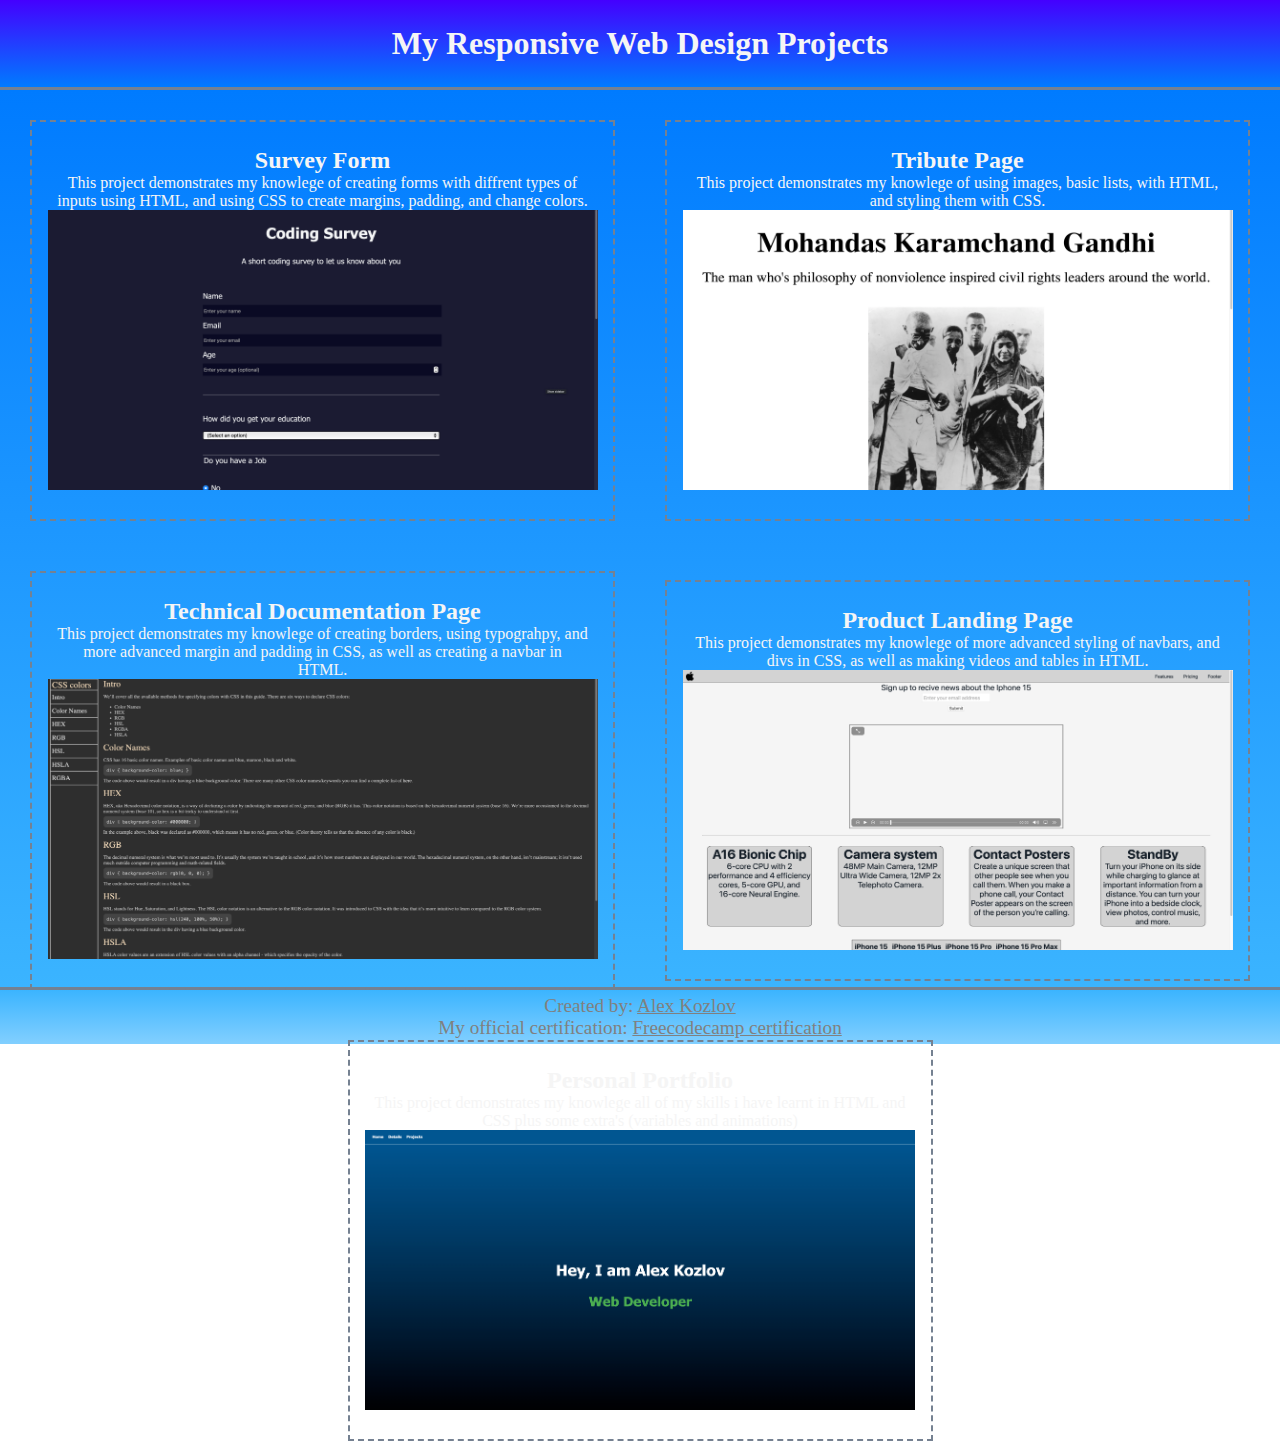
<file: index.html>
<!DOCTYPE html>
<html lang="en">
  <head>
    <meta charset="UTF-8" />
    <meta name="viewport" content="width=device-width, initial-scale=1.0" />
    <title>Document</title>
    <link rel="stylesheet" href="styles.css" />
  </head>
  <body>
    <header>
      <h1>My Responsive Web Design Projects</h1>
    </header>
    <main>
      <section>
        <h2>Survey Form</h2>
        <p>
          This project demonstrates my knowlege of creating forms with diffrent
          types of inputs using HTML, and using CSS to create margins, padding,
          and change colors.
        </p>
        <a href="./survey-form/index.html"
          ><img src="./images/survey-form.png"
        /></a>
      </section>
      <section>
        <h2>Tribute Page</h2>
        <p>
          This project demonstrates my knowlege of using images, basic lists,
          with HTML, and styling them with CSS.
        </p>
        <a href="./tribute-page/index.html"
          ><img src="./images/tribute-page.png"
        /></a>
      </section>
      <section>
        <h2>Technical Documentation Page</h2>
        <p>
          This project demonstrates my knowlege of creating borders, using
          typograhpy, and more advanced margin and padding in CSS, as well as
          creating a navbar in HTML.
        </p>
        <a href="./technical-documentation-page/index.html"
          ><img src="./images/technical-documentation-page.png"
        /></a>
      </section>
      <section>
        <h2>Product Landing Page</h2>
        <p>
          This project demonstrates my knowlege of more advanced styling of
          navbars, and divs in CSS, as well as making videos and tables in HTML.
        </p>
        <a href="./product-landing-page/index.html"
          ><img src="./images/product-landing-page.png"
        /></a>
      </section>
      <section>
        <h2>Personal Portfolio</h2>
        <p>
          This project demonstrates my knowlege all of my skills i have learnt
          in HTML and CSS plus some extra's (variables and animations)
        </p>
        <a href="./portfolio/index.html"
          ><img src="./images/placeholder-portfolio.png"
        /></a>
      </section>
    </main>
    <footer>
      <p>
        Created by:
        <a target="_blank" href="https://www.github.com/alexkozlovm"
          >Alex Kozlov</a
        >
      </p>
      <p>
        My official certification:
        <a
          target="_blank"
          href="https://www.freecodecamp.org/certification/Alexofthek/responsive-web-design"
          >Freecodecamp certification</a
        >
      </p>
    </footer>
  </body>
</html>
</file>
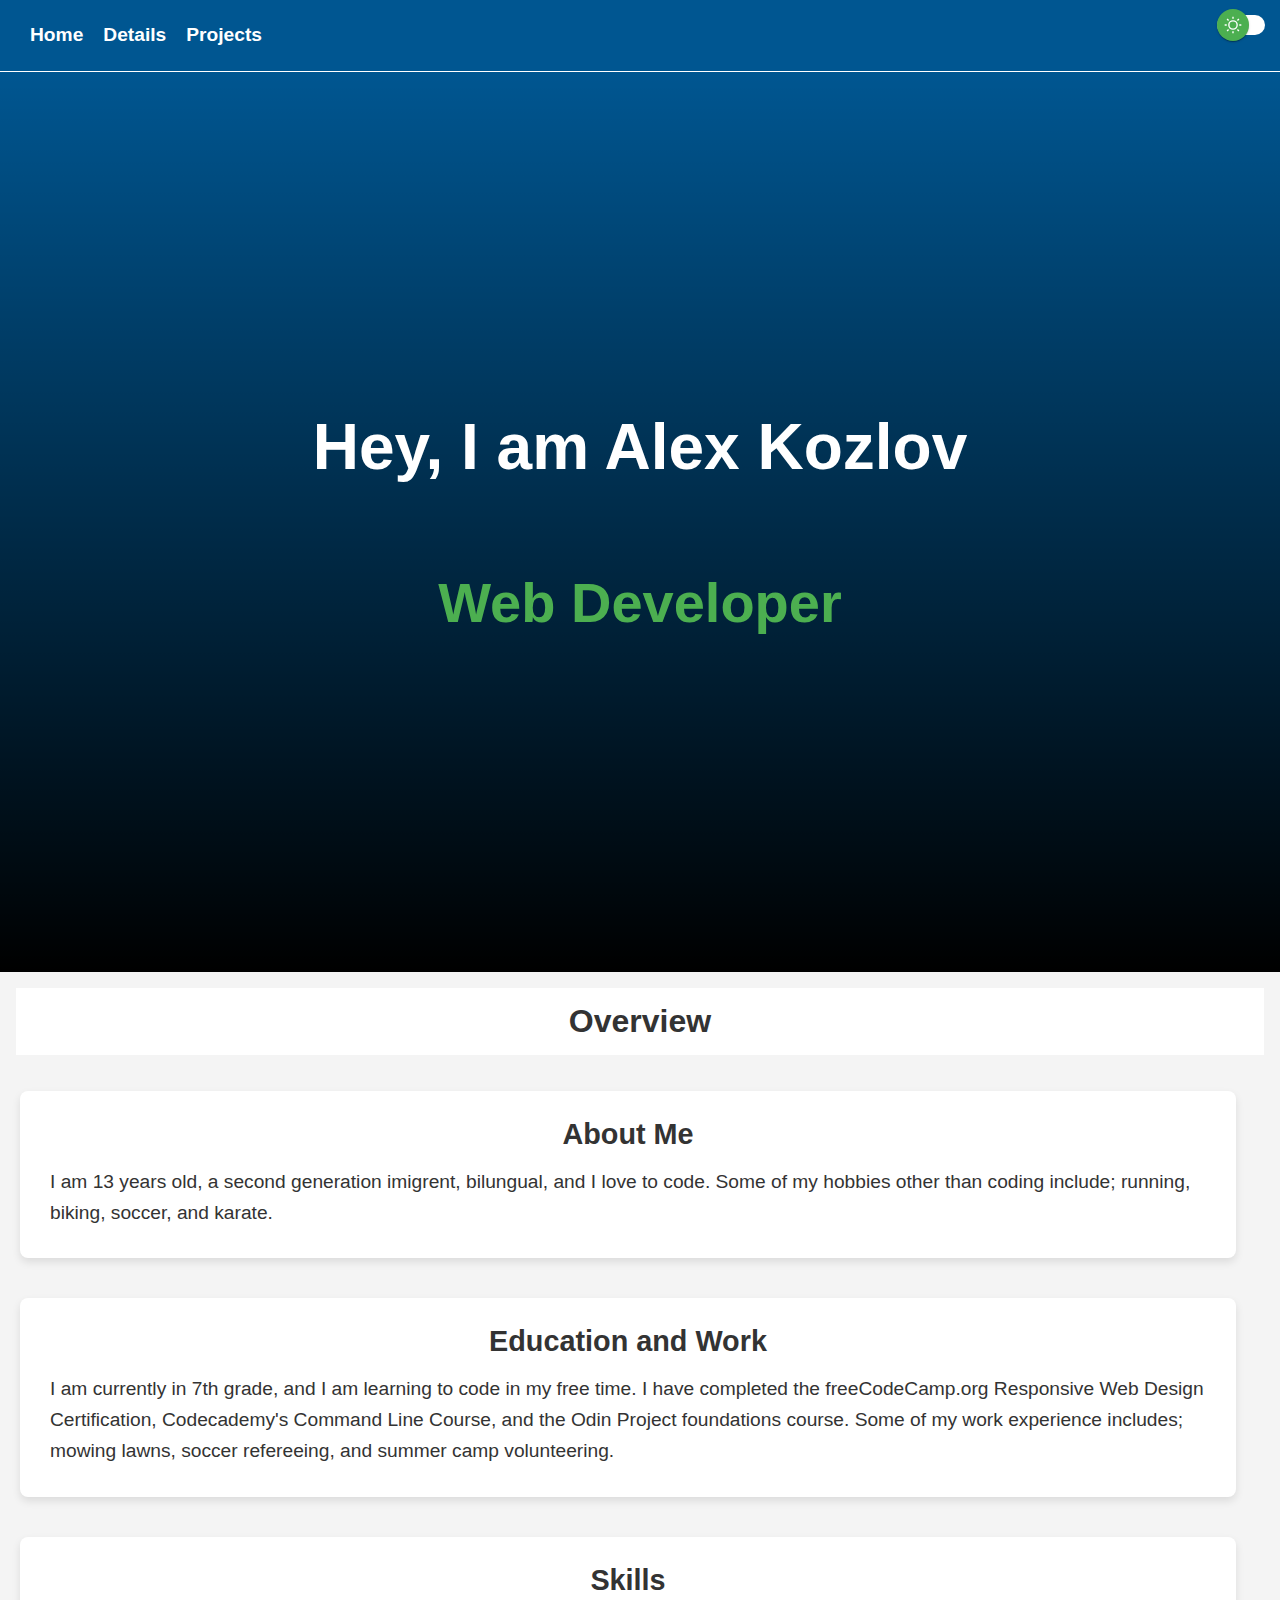
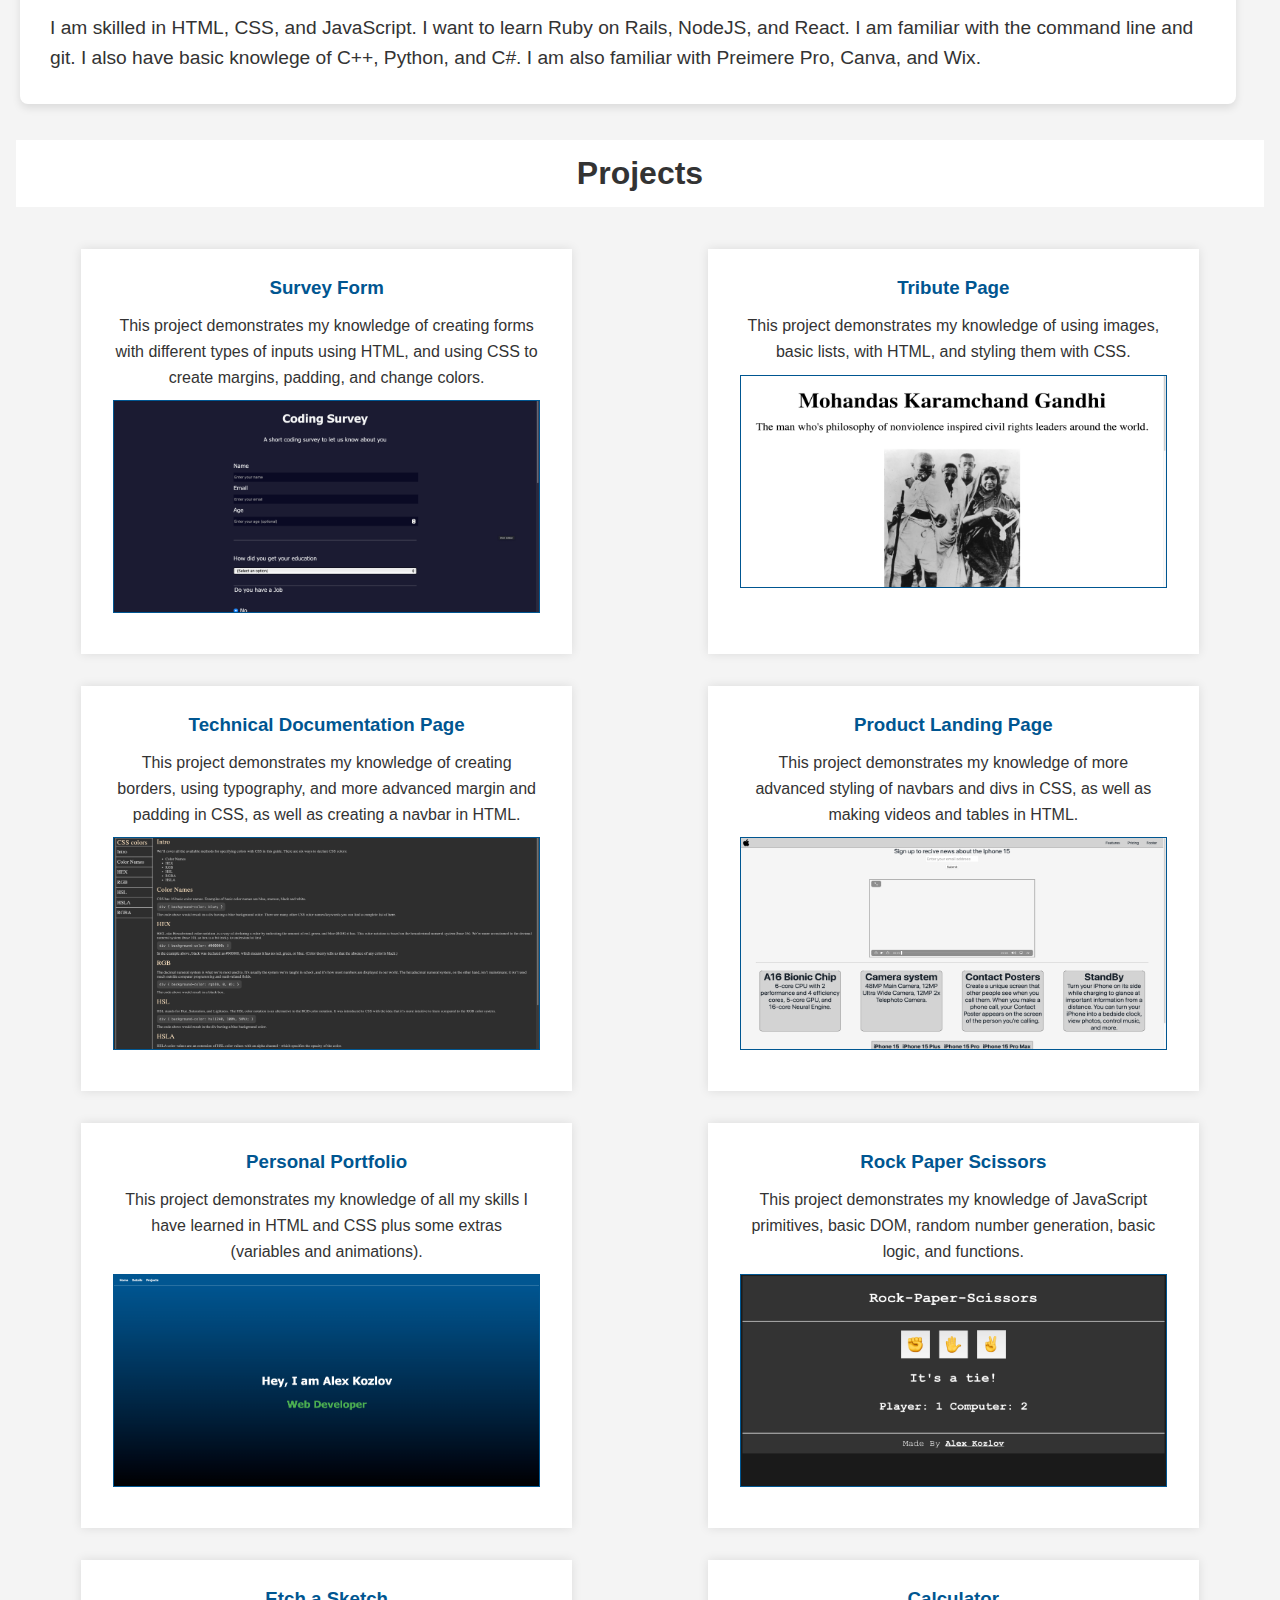
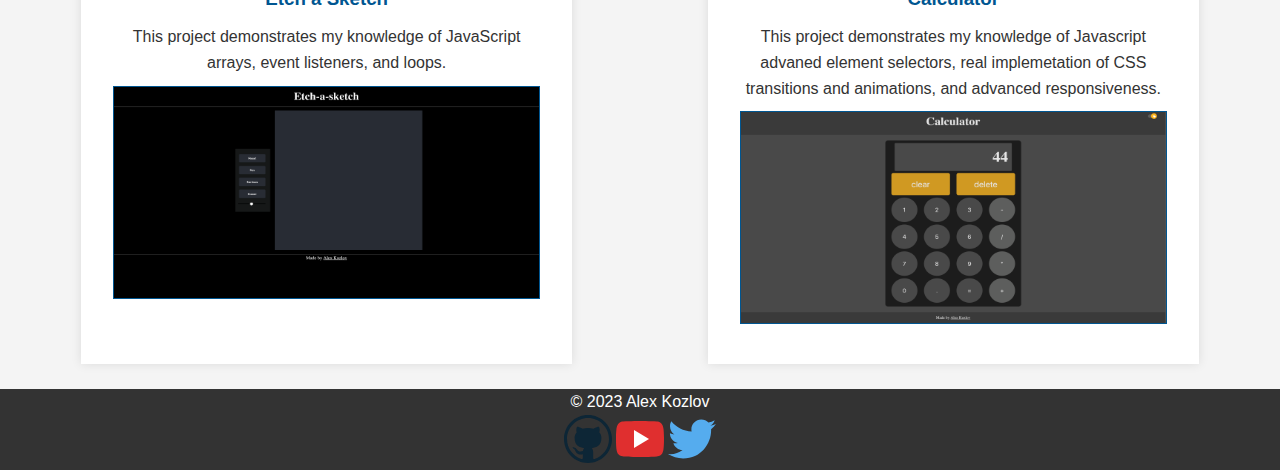
<file: portfolio/index.html>
<!DOCTYPE html>
<html lang="en">
  <head>
    <meta charset="UTF-8" />
    <meta name="viewport" content="width=device-width, initial-scale=1.0" />
    <title>Personal Portofolio | Alex Kozlov</title>
    <link rel="stylesheet" href="./styles.css" />
  </head>
  <body>
    <header>
      <nav>
        <ul class="nav-links">
          <li><a href="#hero" target="_blank">Home</a></li>
          <li><a href="#basic-info" target="_blank">Details</a></li>
          <li><a href="#projects" target="_blank">Projects</a></li>
        </ul>
          <!-- Theme switch UI component -->
      <label class="ui-switch">
        <input type="checkbox">
        <div class="slider">
          <div class="circle"></div>
        </div>
      </label>
      </nav>      
      <section id="hero">
        <h1>Hey, I am Alex Kozlov</h1>
        <h4>Web Developer</h2>
      </section>
    </header>
    <main>
      <h2 style="
      font-size: 2rem;
      padding: 0.5rem;
      margin: 1rem;
      background-color: var(--project-bg-color);
      color: var(text-color);
      width: 100vw;
      text-align: center;
      ">Overview</h2>
      <section class="details" id="basic-info">
        <h2>About Me</h2>
        <p>
          I am 13 years old, a second generation imigrent, bilungual, and I love
          to code. Some of my hobbies other than coding include; running,
          biking, soccer, and karate.
        </p>
      </section>
      <section class="details" id="education-and-work">
        <h2>Education and Work</h2>
        <p>
          I am currently in 7th grade, and I am learning to code in my free
          time. I have completed the freeCodeCamp.org Responsive Web Design
          Certification, Codecademy's Command Line Course, and the Odin Project
          foundations course. Some of my work experience includes; mowing lawns,
          soccer refereeing, and summer camp volunteering.
        </p>
      </section>
      <section class="details" id="skills">
        <h2>Skills</h2>
        <p>
          I am skilled in HTML, CSS, and JavaScript. I want to learn Ruby on
          Rails, NodeJS, and React. I am familiar with the command line and git.
          I also have basic knowlege of C++, Python, and C#. I am also familiar
          with Preimere Pro, Canva, and Wix.
        </p>
      </section>
      <h2 style="
      font-size: 2rem;
      padding: 0.5rem;
      margin: 1rem;
      background-color: var(--project-bg-color);
      color: var(text-color);
      width: 100vw;
      text-align: center;
      ">Projects</h2>
      <section id="projects">
        <div class="project">
          <a href="../survey-form/index.html" target="_blank"><h3>Survey Form</h3></a>
          <p>
            This project demonstrates my knowledge of creating forms with different types of inputs using HTML, and using CSS to create margins, padding, and change colors.
          </p>
          <a href="../survey-form/index.html" target="_blank"><img src="../images/survey-form.png" /></a>
        </div>
        <div class="project">
          <a href="../tribute-page/index.html" target="_blank"><h3>Tribute Page</h3></a>
          <p>
            This project demonstrates my knowledge of using images, basic lists, with HTML, and styling them with CSS.
          </p>
          <a href="../tribute-page/index.html" target="_blank"><img src="../images/tribute-page.png" /></a>
        </div>
        <div class="project">
          <a href="../technical-documentation-page/index.html" target="_blank"><h3>Technical Documentation Page</h3></a>
          <p>
            This project demonstrates my knowledge of creating borders, using typography, and more advanced margin and padding in CSS, as well as creating a navbar in HTML.
          </p>
          <a href="../technical-documentation-page/index.html" target="_blank"><img src="../images/technical-documentation-page.png" /></a>
        </div>
        <div class="project">
          <a href="../product-landing-page/index.html" target="_blank"><h3>Product Landing Page</h3></a>
          <p>
            This project demonstrates my knowledge of more advanced styling of navbars and divs in CSS, as well as making videos and tables in HTML.
          </p>
          <a href="../product-landing-page/index.html" target="_blank"><img src="../images/product-landing-page.png" /></a>
        </div>
        <div class="project">
          <a href="./index.html" target="_blank"><h3>Personal Portfolio</h3></a>
          <p>
            This project demonstrates my knowledge of all my skills I have learned in HTML and CSS plus some extras (variables and animations).
          </p>
          <a href="./index.html" target="_blank"><img src="../images/placeholder-portfolio.png" /></a>
        </div>
        <div class="project">
          <a href="https://alexkozlovm.github.io/Rock-Paper-Scissors/" target="_blank"><h3>Rock Paper Scissors</h3></a>
          <p>
            This project demonstrates my knowledge of JavaScript primitives, basic DOM, random number generation, basic logic, and functions.
          </p>
          <a href="https://alexkozlovm.github.io/Rock-Paper-Scissors/" target="_blank"><img src="./images/rock-paper-scissors.png" /></a>
        </div>
        <div class="project">
          <a href="https://alexkozlovm.github.io/Etch-a-sketch/" target="_blank"><h3>Etch a Sketch</h3></a>
          <p>
            This project demonstrates my knowledge of JavaScript arrays, event listeners, and loops.
          </p>
          <a href="https://alexkozlovm.github.io/Etch-a-sketch/" target="_blank"><img src="./images/etch-a-sketch.png" /></a>
        </div>
        <div class="project">
          <a href="https://alexkozlovm.github.io/calculator/" target="_blank"><h3>Calculator</h3></a>
          <p>
            This project demonstrates my knowledge of Javascript advaned element selectors, real implemetation of CSS transitions and animations, and advanced responsiveness.
          </p>
          <a href="https://alexkozlovm.github.io/calculator/" target="_blank"><img src="../images/calculator.png" /></a>
        </div>
      </section>
    </main>
    <footer>
      <p>© 2023 Alex Kozlov</p>
      <a target="_blank" href="https://github.com/alexkozlovm"><?xml version="1.0" ?><!DOCTYPE svg  PUBLIC '-//W3C//DTD SVG 1.1//EN'  'http://www.w3.org/Graphics/SVG/1.1/DTD/svg11.dtd'><svg enable-background="new 0 0 512 512" height="48px" id="Layer_1" version="1.1" viewBox="0 0 512 512" width="48px" xml:space="preserve" xmlns="http://www.w3.org/2000/svg" xmlns:xlink="http://www.w3.org/1999/xlink"><g><path clip-rule="evenodd" d="M296.133,354.174c49.885-5.891,102.942-24.029,102.942-110.192   c0-24.49-8.624-44.448-22.67-59.869c2.266-5.89,9.515-28.114-2.734-58.947c0,0-18.139-5.898-60.759,22.669   c-18.139-4.983-38.09-8.163-56.682-8.163c-19.053,0-39.011,3.18-56.697,8.163c-43.082-28.567-61.22-22.669-61.22-22.669   c-12.241,30.833-4.983,53.057-2.718,58.947c-14.061,15.42-22.677,35.379-22.677,59.869c0,86.163,53.057,104.301,102.942,110.192   c-6.344,5.452-12.241,15.873-14.507,30.387c-12.702,5.438-45.808,15.873-65.758-18.592c0,0-11.795-21.31-34.012-22.669   c0,0-22.224-0.453-1.813,13.592c0,0,14.96,6.812,24.943,32.653c0,0,13.6,43.089,76.179,29.48v38.543   c0,5.906-4.53,12.702-15.865,10.89C96.139,438.977,32.2,354.626,32.2,255.77c0-123.807,100.216-224.022,224.03-224.022   c123.347,0,224.023,100.216,223.57,224.022c0,98.856-63.946,182.754-152.828,212.688c-11.342,2.266-15.873-4.53-15.873-10.89   V395.45C311.1,374.577,304.288,360.985,296.133,354.174L296.133,354.174z M512,256.23C512,114.73,397.263,0,256.23,0   C114.73,0,0,114.73,0,256.23C0,397.263,114.73,512,256.23,512C397.263,512,512,397.263,512,256.23L512,256.23z" fill="#0D2636" fill-rule="evenodd"/></g></svg></a>
      <a target="_blank" href="https://www.youtube.com/channel/UCLSTupqRkqc-pFuks3utw4g"><?xml version="1.0" ?><!DOCTYPE svg  PUBLIC '-//W3C//DTD SVG 1.0//EN'  'http://www.w3.org/TR/2001/REC-SVG-20010904/DTD/svg10.dtd'><svg enable-background="new 0 0 32 32" height="48px" id="Layer_1" version="1.0" viewBox="0 0 32 32" width="48px" xml:space="preserve" xmlns="http://www.w3.org/2000/svg" xmlns:xlink="http://www.w3.org/1999/xlink"><g><path d="M31.67,9.179c0,0-0.312-2.353-1.271-3.389c-1.217-1.358-2.58-1.366-3.205-1.443C22.717,4,16.002,4,16.002,4   h-0.015c0,0-6.715,0-11.191,0.347C4.171,4.424,2.809,4.432,1.591,5.79C0.633,6.826,0.32,9.179,0.32,9.179S0,11.94,0,14.701v2.588   c0,2.763,0.32,5.523,0.32,5.523s0.312,2.352,1.271,3.386c1.218,1.358,2.815,1.317,3.527,1.459C7.677,27.919,15.995,28,15.995,28   s6.722-0.012,11.199-0.355c0.625-0.08,1.988-0.088,3.205-1.446c0.958-1.034,1.271-3.386,1.271-3.386s0.32-2.761,0.32-5.523v-2.588   C31.99,11.94,31.67,9.179,31.67,9.179z" fill="#E02F2F"/><polygon fill="#FFFFFF" points="12,10 12,22 22,16  "/></g><g/><g/><g/><g/><g/><g/></svg></a>
      <a target="_blank" href="https://twitter.com/Alexofthek_"><?xml version="1.0" ?><!DOCTYPE svg  PUBLIC '-//W3C//DTD SVG 1.0//EN'  'http://www.w3.org/TR/2001/REC-SVG-20010904/DTD/svg10.dtd'><svg enable-background="new 0 0 32 32" height="48px" id="Layer_1" version="1.0" viewBox="0 0 32 32" width="48px" xml:space="preserve" xmlns="http://www.w3.org/2000/svg" xmlns:xlink="http://www.w3.org/1999/xlink"><path d="M31.993,6.077C30.816,6.6,29.552,6.953,28.223,7.11c1.355-0.812,2.396-2.098,2.887-3.63  c-1.269,0.751-2.673,1.299-4.168,1.592C25.744,3.797,24.038,3,22.149,3c-3.625,0-6.562,2.938-6.562,6.563  c0,0.514,0.057,1.016,0.169,1.496C10.301,10.785,5.465,8.172,2.227,4.201c-0.564,0.97-0.888,2.097-0.888,3.3  c0,2.278,1.159,4.286,2.919,5.464c-1.075-0.035-2.087-0.329-2.972-0.821c-0.001,0.027-0.001,0.056-0.001,0.082  c0,3.181,2.262,5.834,5.265,6.437c-0.55,0.149-1.13,0.23-1.729,0.23c-0.424,0-0.834-0.041-1.234-0.117  c0.834,2.606,3.259,4.504,6.13,4.558c-2.245,1.76-5.075,2.811-8.15,2.811c-0.53,0-1.053-0.031-1.566-0.092  C2.905,27.913,6.355,29,10.062,29c12.072,0,18.675-10.001,18.675-18.675c0-0.284-0.008-0.568-0.02-0.85  C30,8.55,31.112,7.395,31.993,6.077z" fill="#55ACEE"/><g/><g/><g/><g/><g/><g/></svg></a>
    </footer>
    <script src="./script.js"></script>
  </body>
</html>
</file>
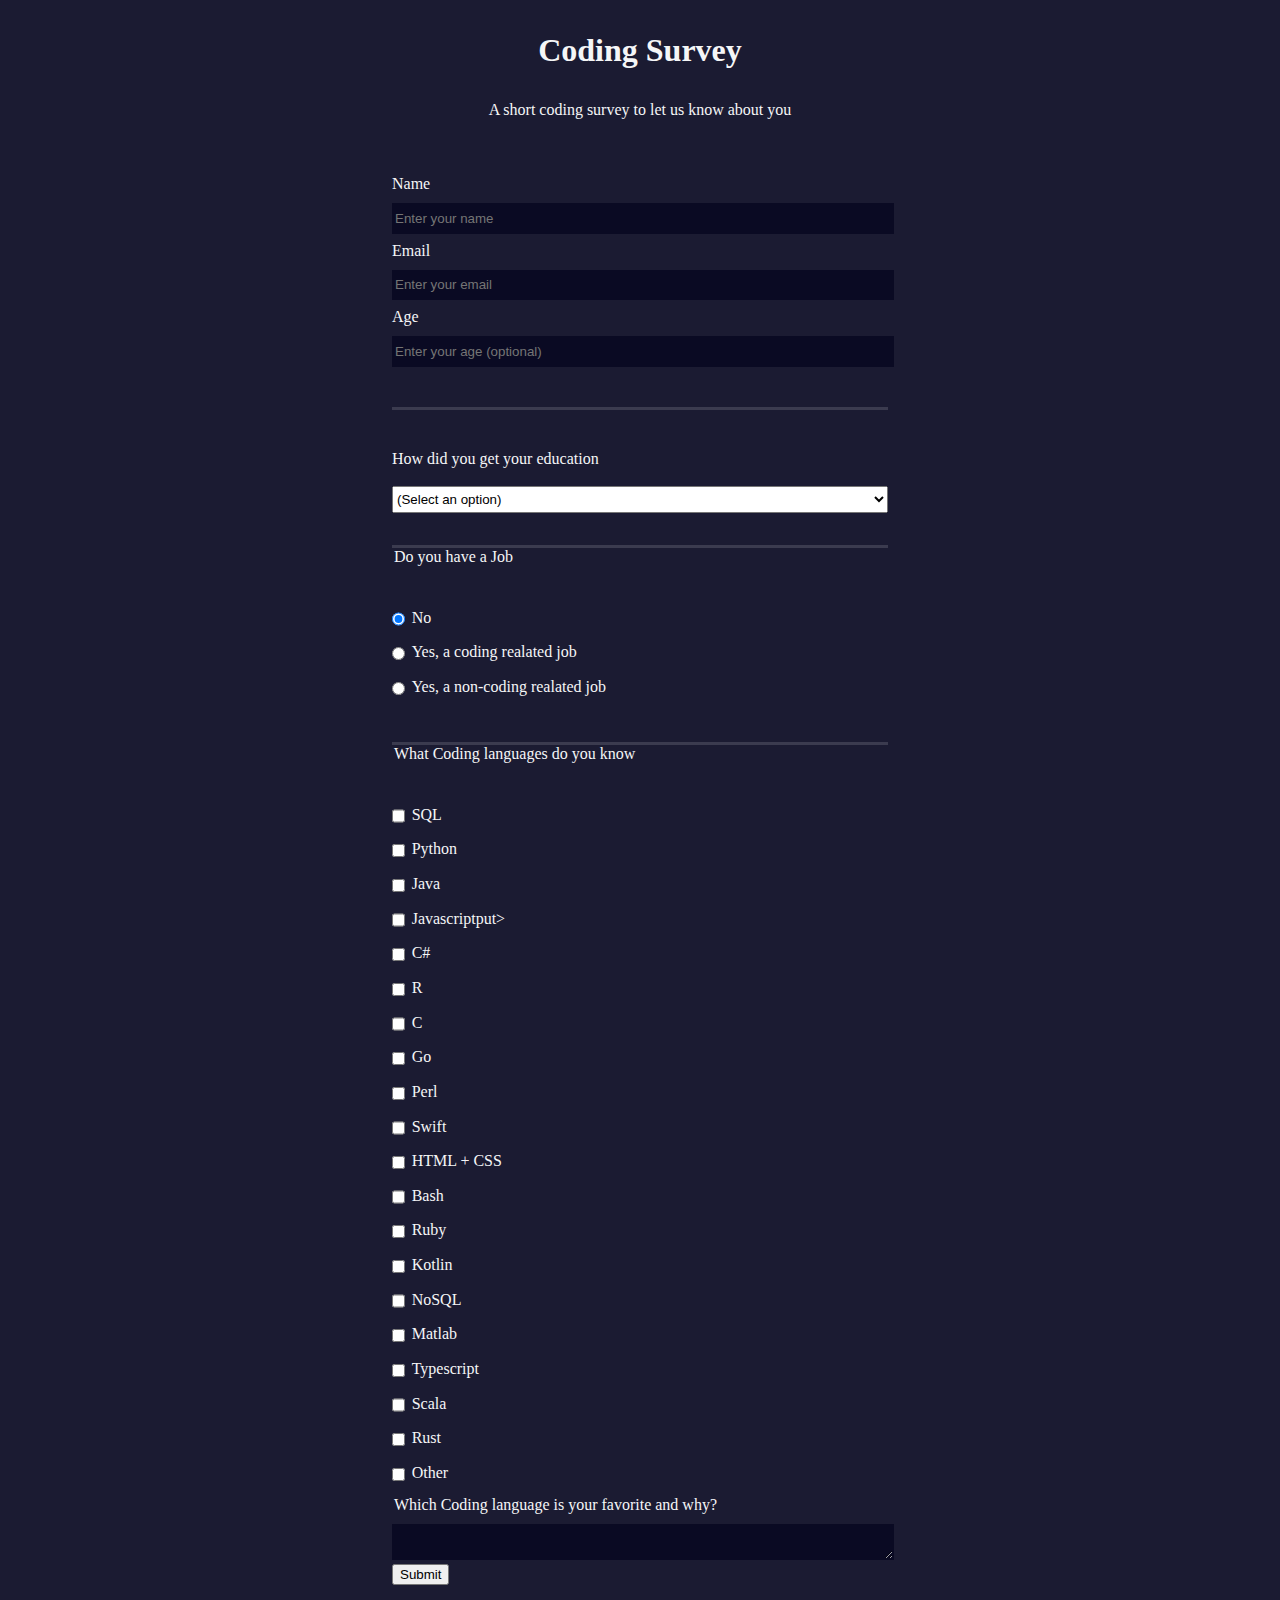
<file: survey-form/index.html>
<!DOCTYPE html>
<html lang="en">
    <head>
      <meta charset="UTF-8">
      <title>Coding Survey</title>
      <link rel="stylesheet" href="styles.css" />
    </head>
    <body>
        <h1 id="title">Coding Survey</h1>
        <p id="description">A short coding survey to let us know about you</p>
        <form id="survey-form">
            <fieldset>
            <label id="name-label">Name <br>
            <input  required placeholder="Enter your name" id="name" type="text"></input></label>
            <label id="email-label">Email<br>
            <input required placeholder="Enter your email" id="email" type="email"></input></label>
            <label id="number-label">Age<br>
            <input placeholder="Enter your age (optional)" id="number" type="number" min="12" max="120"></input></label>
        </fieldset>
        <fieldset>
            <label>How did you get your education</label>
            <select required id="dropdown">
                <option value="0">(Select an option)</option>
                <option value="1">Univeristy or College</option>
                <option value="2">Bootcamp</option>
                <option value="3">Self Educated</option>
                <option value="4">Still Learning</option>
                <option value="5">Other</option>
            </select>
        </label>
        </fieldset>
        <fieldset>
            <legend>Do you have a Job</legend>
               <label> <input class="inline" checked name="job" value="job" type="radio"></input>No</label>
               <label><input class="inline" name="job" value="job" type="radio">Yes, a coding realated job</input></label>
                <label><input  class="inline"name="job" value="job" type="radio">Yes, a non-coding realated job</input></label>
        </fieldset>
        <fieldset>
            <legend>What Coding languages do you know</legend>
                <label><input class="inline" value="SQL" type="checkbox">SQL</input>                   </label>
                <label><input value="Python" class="inline" type="checkbox">Python</input>             </label>
                <label><input class="inline" value="Java" type="checkbox">Java</input></label>
                <label><input class="inline" value="Javascript" type="checkbox">Javascript</in</label>put>
                <label><input class="inline" value="C#" type="checkbox">C#</input></label>
                <label><input class="inline" value="R" type="checkbox">R</input></label>
                <label><input class="inline" value="C/C++" type="checkbox">C</input></label>
                <label><input class="inline" value="Go" type="checkbox">Go</input></label>
                <label><input class="inline" value="Perl" type="checkbox">Perl</input></label>
                <label><input class="inline" value="Swift" type="checkbox">Swift</input></label>
                <label><input  class="inline"value="HTML + CSS" type="checkbox">HTML + CSS</input></label>
                <label><input  class="inline"value="Bash" type="checkbox">Bash</input></label>
                <label><input  class="inline"value="Ruby" type="checkbox">Ruby</input></label>
                <label><input  class="inline"value="Kotlin" type="checkbox">Kotlin</input></label>
                <label><input  class="inline"value="NoSQL" type="checkbox">NoSQL</input></label>
                <label><input  class="inline"value="Matlab" type="checkbox">Matlab</input></label>
                <label><input  class="inline"value="Typescript" type="checkbox">Typescript</input></label>
                <label><input class="inline"value="Scala" type="checkbox">Scala</input></label>
                <label><input  class="inline"value="Rust" type="checkbox">Rust</input></label>
                <label><input  class="inline"value="Other" type="checkbox">Other</input></label>

            <legend>Which Coding language is your favorite and why?</legend>
                <textarea></textarea>
            
            <button id="submit" type="submit">Submit</button>
        </fieldset>
        
        </form>
    </body>
</html>
</file>
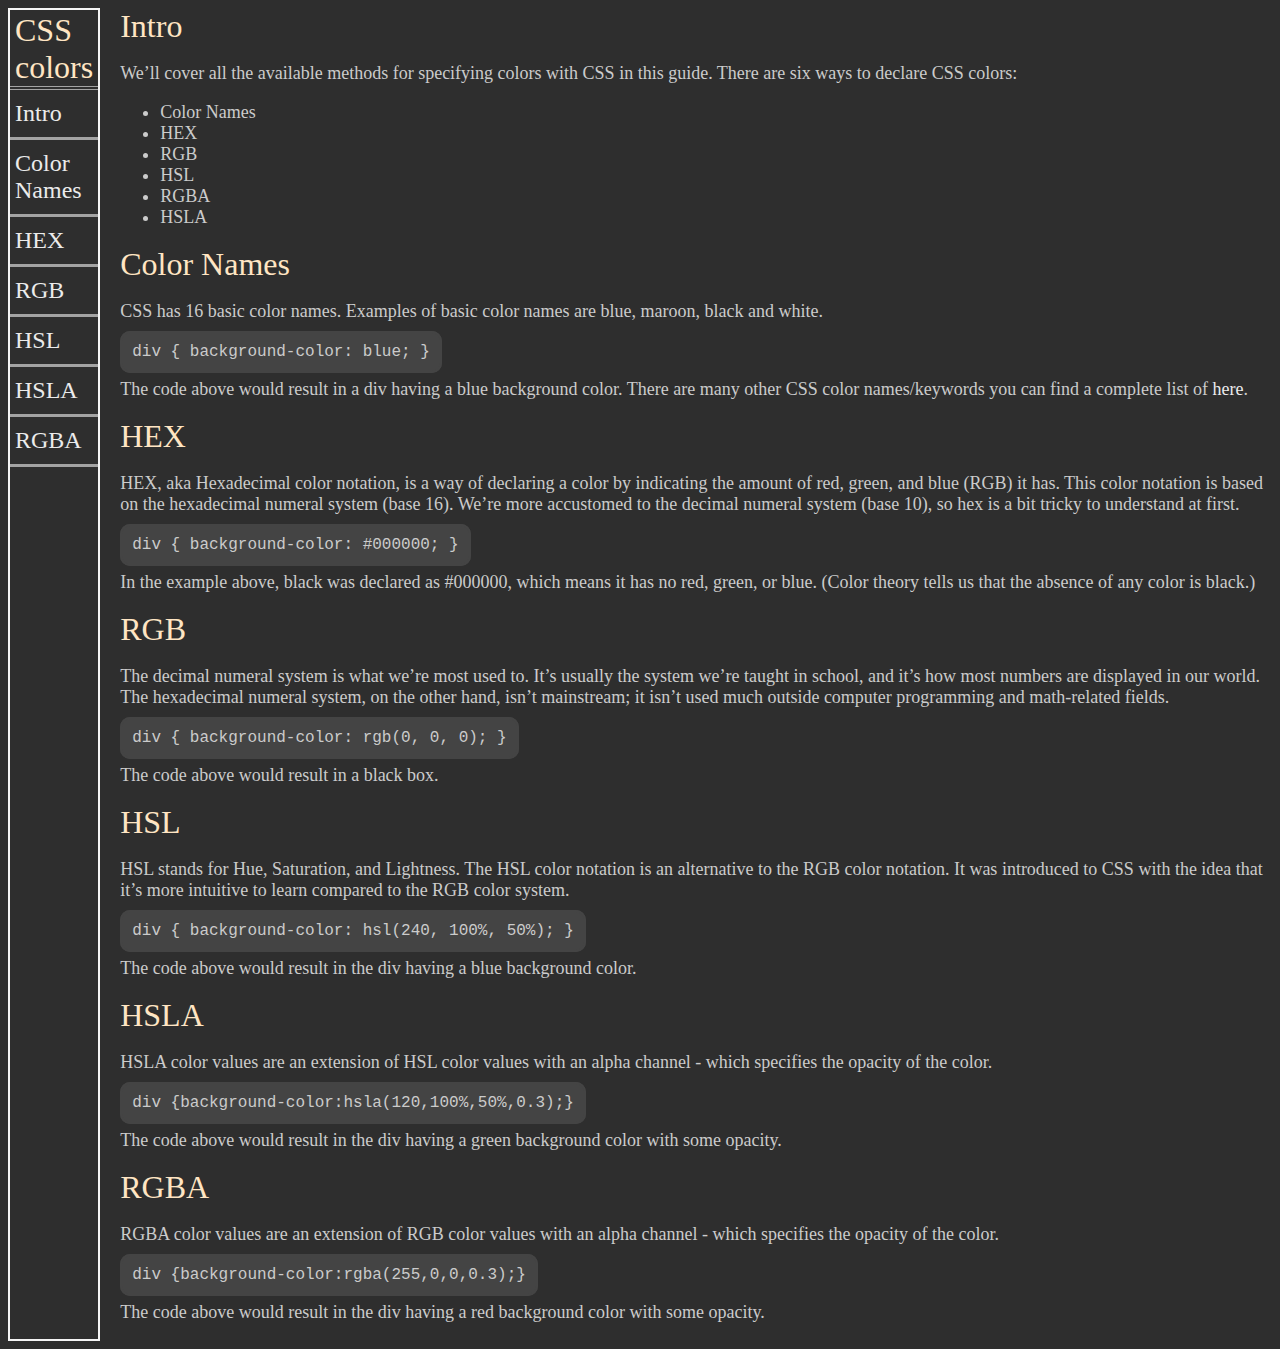
<file: technical-documentation-page/index.html>
<!DOCTYPE html>
<html lang="en">
<head>
    <meta charset="UTF-8">
    <meta name="viewport" content="width=device-width, initial-scale=1.0">
    <title>CSS Color Docs</title>
    <link rel="stylesheet" href="./styles.css">
</head>
<body>
    <nav id="navbar">
        <header class="nav-header">CSS colors</header>
        <a class="nav-link" href="#intro">Intro</a>
        <a class="nav-link" href="#color_names">Color Names</a>
        <a class="nav-link" href="#HEX">HEX</a>
        <a class="nav-link" href="#RGB">RGB</a>
        <a class="nav-link" href="#HSL">HSL</a>
        <a class="nav-link" href="#HSLA">HSLA</a>
        <a class="nav-link" href="#RGBA">RGBA</a>
    </nav>
    <main id="main-doc">
        <section class="main-section" id="intro">
            <header>Intro</header>
            <p>
                We’ll cover all the available methods for specifying colors with CSS in this guide. There are six ways to declare CSS colors:
            </p>
            <ul>
                <li>Color Names</li>
                <li>HEX</li>
                <li>RGB</li>
                <li>HSL</li>
                <li>RGBA</li>
                <li>HSLA</li>
            </ul>
        </section>
        
        <section class="main-section" id="color_names">
            <header>Color Names</header>
            <p>
                CSS has 16 basic color names. Examples of basic color names are blue, maroon, black and white. 
            </p>
            <code>
                div { background-color: blue; }
            </code>
            <p>
                The code above would result in a div having a blue background color. There are many other CSS color names/keywords you can find a complete list of <a href="https://www.w3.org/wiki/CSS/Properties/color/keywords">here</a>.
            </p>
        </section>
        
        <section class="main-section" id="HEX">
            <header>HEX</header>
            <p>
                HEX, aka Hexadecimal color notation, is a way of declaring a color by indicating the amount of red, green, and blue (RGB) it has. This color notation is based on the hexadecimal numeral system (base 16). We’re more accustomed to the decimal numeral system (base 10), so hex is a bit tricky to understand at first.
            </p>
            <code>
                div { background-color: #000000; }
            </code>
            <p>
                In the example above, black was declared as #000000, which means it has no red, green, or blue. (Color theory tells us that the absence of any color is black.)
            </p>
        </section>
        
        <section class="main-section" id="RGB">
            <header>RGB</header>
            <p>
                The decimal numeral system is what we’re most used to. It’s usually the system we’re taught in school, and it’s how most numbers are displayed in our world. The hexadecimal numeral system, on the other hand, isn’t mainstream; it isn’t used much outside computer programming and math-related fields.
            </p>
            <code>
                div { background-color: rgb(0, 0, 0); }
            </code>
            <p>
                The code above would result in a black box.
            </p>
        </section>
        
        <section class="main-section" id="HSL">
            <header>HSL</header>
            <p>
                HSL stands for Hue, Saturation, and Lightness. The HSL color notation is an alternative to the RGB color notation. It was introduced to CSS with the idea that it’s more intuitive to learn compared to the RGB color system.
            </p>
            <code>
                div { background-color: hsl(240, 100%, 50%); }
            </code>
            <p>
                The code above would result in the div having a blue background color.
            </p>
        </section>
        
        <section class="main-section" id="HSLA">
            <header>HSLA</header>
            <p>
                HSLA color values are an extension of HSL color values with an alpha channel - which specifies the opacity of the color.
            </p>
            <code>
                div {background-color:hsla(120,100%,50%,0.3);}
            </code>
            <p>
                The code above would result in the div having a green background color with some opacity.
            </p>
        </section>
        
        <section class="main-section" id="RGBA">
            <header>RGBA</header>
            <p>
                RGBA color values are an extension of RGB color values with an alpha channel - which specifies the opacity of the color.
            </p>
            <code>
                div {background-color:rgba(255,0,0,0.3);}
            </code>
            <p>
                The code above would result in the div having a red background color with some opacity.
            </p>
        </section>
    </main>
</body>
</html>
</file>
<file: styles.css>
* {
    margin: 0;
    padding: 0;
    box-sizing: border-box;
    
}
body {
    color: whitesmoke;
}
header {
    text-align: center;
    padding: 25px 0;
    background: linear-gradient(180deg, #4400ff, #007bff);
    
}
main {      
    background: linear-gradient(180deg, #007bff, #3bb4ff);
    display: flex;
    justify-content: center;
    align-items: center;
    height: 100vh;
    border-top: 3px solid rgb(117, 129, 145);
    flex-wrap: wrap;
    padding: 5px;
}
section { 
    text-align: center;
    padding: 25px;
    width: 585px;
    margin: 25px;
    border: 2px dashed rgb(117, 129, 145);
    display: flex;
    flex-wrap: wrap;
    justify-content: center;
}
footer {
    background: linear-gradient(180deg, #3bb4ff, #82cfff);
    border-top: 3px solid rgb(117, 129, 145);
    color: grey;
    font-size: 1.2rem;
    text-align: center;
    padding: 5px;
}
img {
    width: 550px;
    height: 280px;
}
a {
    color: gray;
}
a:hover {
    color: whitesmoke;
}
</file>
<file: portfolio/styles.css>
/* Define base theme variables */
:root {
  --primary-bg-color: #f4f4f4; /* Light background */
  --text-color: #333; /* Dark text */
  --header-bg-color: #005691; /* Header background */
  --link-color: #fff; /* Link color */
  --hover-link-color: #4CAF50; /* Hover state link */
  --project-bg-color: #fff; /* Project background */
  --footer-bg-color: #333; /* Footer background */
  --button-bg-color: #4CAF50; /* Button background */
  --button-text-color: #fff; /* Button text color */
  --button-hover-bg-color: #45a049; /* Button hover state background */
  --h3-color: #005691;
}

/* Dark theme overrides */
.dark {
  --primary-bg-color: #333; /* Dark background */
  --text-color: #f4f4f4; /* Light text */
  --header-bg-color: #003d66; /* Darker header background */
  --link-color: #ddd; /* Lighter link color */
  --hover-link-color: #67C155; /* Different hover state link for dark mode */
  --project-bg-color: #444; /* Darker project background */
  --footer-bg-color: #444; /* Darker footer background */
  --button-bg-color: #67C155; /* Different button background */
  --button-text-color: #eee; /* Lighter button text color */
  --button-hover-bg-color: #5aa144; /* Different button hover state background */
  --h3-color: #0072bd; /* Lighter h2 color */
}

/* Basic Reset */
* {
  margin: 0;
  padding: 0;
  box-sizing: border-box;
}

body {
  font-family: 'Segoe UI', Tahoma, Geneva, Verdana, sans-serif;
  line-height: 1.6;
  color: var(--text-color);
  background-color: var(--primary-bg-color);
}

/* Header */
header {
  background: var(--header-bg-color);
  color: var(--link-color);
  padding-bottom: 10px;
}

nav {
  display: flex;
  justify-content: space-between;
  padding: 10px;
  border-bottom: 1px solid var(--link-color);
}

nav ul {
  list-style: none;
  display: flex;
  justify-content: center;
  padding: 10px 0;
  align-items: center;
  font-size: 1.2rem;
}

nav ul li {
  margin-left: 20px;
}

nav ul li a {
  color: var(--link-color);
  text-decoration: none;
  font-weight: bold;
}

nav ul li a:hover {
  color: var(--hover-link-color);
}

#hero {
  background: linear-gradient(rgba(0,0,0,0), rgba(0,0,0,1));
  height: 100vh;
  display: flex;
  flex-direction: column;
  justify-content: center;
  align-items: center;
  color: var(--link-color);
  text-align: center;
  padding: 0 20px;
  margin-bottom: -10px;
}

/* Adjusted hero headings for simplicity */
#hero h1, #hero h4 {
  text-align: center;
  margin: 20px 0;
  font-size: 4rem; /* Simplified for both */
  color: var(--link-color); /* Using link color variable for consistency */
  padding: 10px;
}
#hero h4 {
  font-size: 3.5rem;
  color: var(--hover-link-color); /* Using hover link color for a bit of variation */
}

/* Projects */
#projects {
  display: flex;
  justify-content: space-around;
  flex-wrap: wrap;
  gap: 2%;
  padding: 2%;
}

.project {
  background: var(--project-bg-color);
  box-shadow: 0 0 10px rgba(0,0,0,0.1);
  padding: 2%;
  width: 20%;
  flex-direction: column;
  height: 50%;
  justify-content: center;
  align-items: center;
  text-align: center;
  margin: 0 -10px;
}

.project h3 {
  color: var(--h3-color); /* Using header background color for consistency */
}

.project p, .details p {
  color: var(--text-color);
  padding: 10px;
}

.project img {
  aspect-ratio: 2 / 1;
  max-height: 60%;
  max-width: 100%;
  border: 1px solid var(--header-bg-color); 
}

/* Footer */
footer {
  background: var(--footer-bg-color);
  color: var(--link-color);
  text-align: center;
}

.details {
  font-size: 1.2rem;
  background: var(--project-bg-color);
  box-shadow: 0 4px 8px rgba(0, 0, 0, 0.1);
  margin: 20px;
  padding: 20px;
  border-radius: 8px;
  display: inline-flex;
  flex-direction: column;
  width: calc(33.333% - 40px);
}

main {
  display: flex;
  flex-wrap: wrap;
  justify-content: space-between;
}

/* Theme Toggle Button Styles */
.theme-toggle-wrapper {
  display: flex;
  justify-content: center;
  padding: 10px;
}

#theme-toggle {
  cursor: pointer;
  padding: 10px 20px;
  font-size: 16px;
  background-color: var(--button-bg-color);
  color: var(--button-text-color);
  border: none;
  border-radius: 5px;
  transition: background-color 0.3s ease;
}

#theme-toggle:hover {
  background-color: var(--button-hover-bg-color);
}
a {
  text-decoration: none;
}
@media (max-width: 1750px) {
  .project {
    width: 29%;
    height: 35%;
  }
  footer {
    margin-top: 6%;
  }
}
@media (max-width: 1300px) {
  .project {
    width: 40%;
    height: 25%;
  }
  footer {
    margin-top: 7.5%;
  }
  .details {
    width: 95%;
  }
  .details > h2 {
    text-align: center;
  }
}

.ui-switch {
  /* switch */
  --switch-bg: var(--button-text-color);
  --switch-width: 48px;
  --switch-height: 20px;
  /* circle */
  --circle-diameter: 32px;
  --circle-bg: var(--button-bg-color);
  --circle-inset: calc((var(--circle-diameter) - var(--switch-height)) / 2);
  margin: 5px;
}

.ui-switch input {
  display: none;
}

.slider {
  -webkit-appearance: none;
  -moz-appearance: none;
  appearance: none;
  width: var(--switch-width);
  height: var(--switch-height);
  background: var(--switch-bg);
  border-radius: 999px;
  position: relative;
  cursor: pointer;
}

.slider .circle {
  top: calc(var(--circle-inset) * -1);
  left: 0;
  width: var(--circle-diameter);
  height: var(--circle-diameter);
  position: absolute;
  background: var(--circle-bg);
  border-radius: inherit;
  background-image: url("[data-uri]");
  background-repeat: no-repeat;
  background-position: center center;
  -webkit-transition: left 150ms cubic-bezier(0.4, 0, 0.2, 1) 0ms, -webkit-transform 150ms cubic-bezier(0.4, 0, 0.2, 1) 0ms;
  -o-transition: left 150ms cubic-bezier(0.4, 0, 0.2, 1) 0ms, transform 150ms cubic-bezier(0.4, 0, 0.2, 1) 0ms;
  transition: left 150ms cubic-bezier(0.4, 0, 0.2, 1) 0ms, transform 150ms cubic-bezier(0.4, 0, 0.2, 1) 0ms, -webkit-transform 150ms cubic-bezier(0.4, 0, 0.2, 1) 0ms;
  display: -webkit-box;
  display: -ms-flexbox;
  display: flex;
  -webkit-box-align: center;
  -ms-flex-align: center;
  align-items: center;
  -webkit-box-pack: center;
  -ms-flex-pack: center;
  justify-content: center;
  box-shadow: 0px 2px 1px -1px rgba(0,0,0,0.2), 0px 1px 1px 0px rgba(0,0,0,0.14), 0px 1px 3px 0px rgba(0,0,0,0.12);
  ;
}

.slider .circle::before {
  content: "";
  position: absolute;
  width: 100%;
  height: 100%;
  background: rgba(255, 255, 255, 0.75);
  border-radius: inherit;
  -webkit-transition: all 500ms;
  -o-transition: all 500ms;
  transition: all 500ms;
  opacity: 0;
}

/* actions */

.ui-switch input:checked+.slider .circle {
  left: calc(100% - var(--circle-diameter));
  background-image: url("[data-uri]");
}

.ui-switch input:active+.slider .circle::before {
  -webkit-transition: 0s;
  -o-transition: 0s;
  transition: 0s;
  opacity: 1;
  width: 0;
  height: 0;
}
</file>
<file: survey-form/styles.css>
body {
  width: 100%;
  height: 100vh;
  margin: 0;
  background-color: #1b1b32;
  color: #f5f6f7;
  font-family: Tahoma;
  font-size: 16px;
}

h1, p {
  margin: 1em auto;
  text-align: center;
}

form {
  width: 60vw;
  max-width: 500px;
  min-width: 300px;
  margin: 0 auto;
  padding-bottom: 2em;
}

fieldset {
  border: none;
  padding: 2rem 0;
  border-bottom: 3px solid #3b3b4f;
}

fieldset:last-of-type {
  border-bottom: none;
}

label {
  display: block;
  margin: 0.5rem 0;
}

input,
textarea,
select {
  margin: 10px 0 0 0;
  width: 100%;
  min-height: 2em;
}

input, textarea {
  background-color: #0a0a23;
  border: 1px solid #0a0a23;
  color: #ffffff;
}

.inline {
  width: unset;
  margin: 0 0.5em 0 0;
  vertical-align: middle;
}

input[type="submit"] {
  display: block;
  width: 60%;
  margin: 1em auto;
  height: 2em;
  font-size: 1.1rem;
  background-color: #3b3b4f;
  border-color: white;
  min-width: 300px;
}

input[type="file"] {
  padding: 1px 2px;
}

.inline{
  display: inline; 
}

a{
  color: #dfdfe2;
}
</file>
<file: technical-documentation-page/styles.css>
body {
    background-color: #2e2e2e;
    color: #cbcbcb;
    display: flex;
    
}
main {
    margin-left: 20px;
}
a {
    color: hsl(0, 0%, 92%);
    text-decoration: none;
}
nav {
    border: whitesmoke solid 2px;
    width: 11%;
    position: sticky;
}
.nav-link {
    font-size: x-large;
}
.nav-link {
    display: block;
    padding: 10px 5px;
    border-bottom: #a3a3a3 solid 3px;
}
.nav-header {
    padding: 0 5px;
    padding-top: 2px;
    border-bottom: #a3a3a3 double 4px;
    color: rgb(255, 229, 195);
}
header {
    color: rgb(255, 229, 195);
    font-size: xx-large;
}
.main-section {
    font-size: large;
}
code {
    border: #444444 solid 2px;
    padding: 10px;
    background-color: #444444;
    border-radius: 10px;
}
</file>
